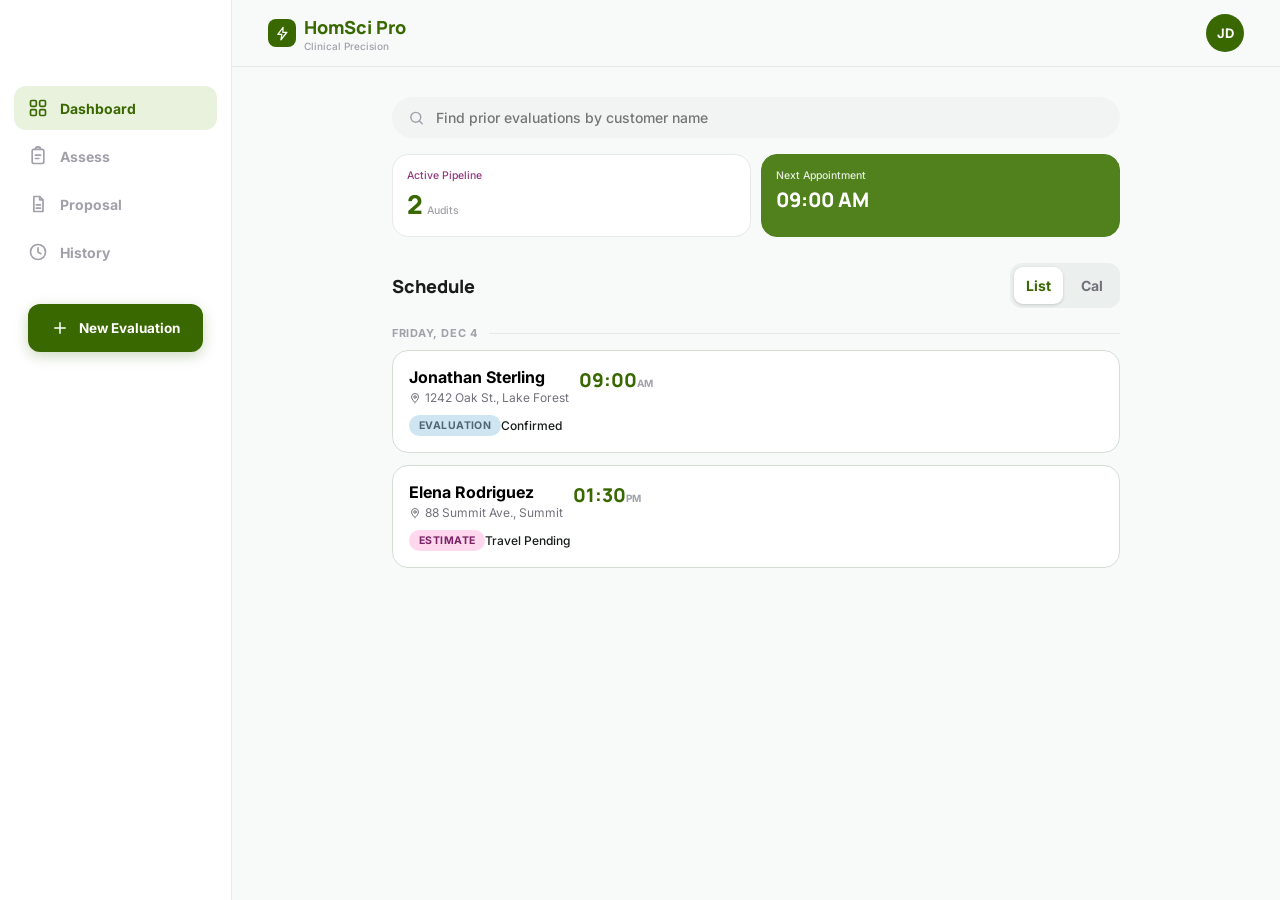
<file: index.html>
<!DOCTYPE html>
<html lang="en">
<head>
    <meta charset="UTF-8">
    <meta name="viewport" content="width=device-width, initial-scale=1.0, viewport-fit=cover">
    <meta name="apple-mobile-web-app-capable" content="yes">
    <meta name="apple-mobile-web-app-status-bar-style" content="default">
    <meta name="theme-color" content="#f7faf8">
    <link rel="apple-touch-icon" href="./icon.png">
    <link rel="apple-touch-icon-precomposed" href="./icon.png">
    <title>HomSci Pro — Clinical Precision Home Audits</title>
    <link rel="preconnect" href="https://fonts.googleapis.com">
    <link rel="preconnect" href="https://fonts.gstatic.com" crossorigin>
    <link href="https://fonts.googleapis.com/css2?family=Inter:wght@400;500;700;800&family=Manrope:wght@700;800&display=swap" rel="stylesheet">
    <link rel="stylesheet" href="css/app.css">
</head>
<body>
    <div id="app" aria-live="polite"></div>
    <nav id="tabbar" class="tabbar" aria-label="Main navigation"></nav>
    <div id="toast" class="toast" role="status"></div>

    <script src="js/icons.js"></script>
    <script src="js/data.js"></script>
    <script src="js/config.js"></script>
    <script src="js/store.js"></script>
    <script src="js/csv.js"></script>
    <script src="js/admin.js"></script>
    <script src="js/auth.js"></script>
    <script src="js/backend.js"></script>
    <script src="js/hcp.js"></script>
    <script src="js/energy.js"></script>
    <script src="js/ui.js"></script>
    <script src="js/proposal.js"></script>
    <script src="js/screens-core.js"></script>
    <script src="js/screens-zones.js"></script>
    <script src="js/screens-tests.js"></script>
    <script src="js/screens-energy.js"></script>
    <script src="js/screens-sales.js"></script>
    <script src="js/screens-admin.js"></script>
    <script src="js/app.js"></script>
</body>
</html>
</file>
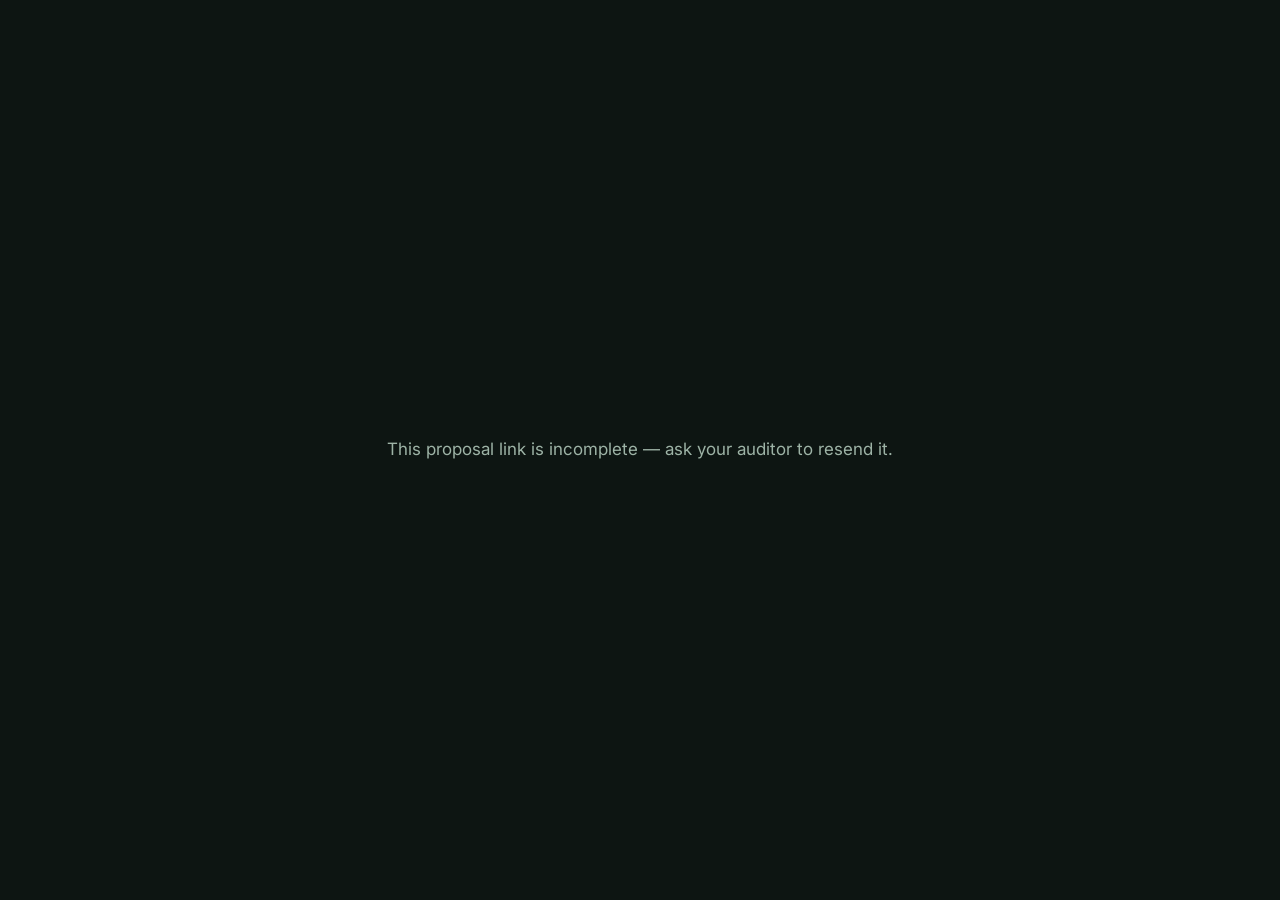
<file: deck.html>
<!DOCTYPE html>
<html lang="en">
<head>
    <meta charset="UTF-8">
    <meta name="viewport" content="width=device-width, initial-scale=1.0, viewport-fit=cover">
    <meta name="robots" content="noindex">
    <title>Your Home Performance Proposal</title>
    <link rel="preconnect" href="https://fonts.googleapis.com">
    <link rel="preconnect" href="https://fonts.gstatic.com" crossorigin>
    <link href="https://fonts.googleapis.com/css2?family=Inter:wght@400;500;700;800&family=Manrope:wght@700;800&display=swap" rel="stylesheet">
    <link rel="stylesheet" href="css/deck.css">
</head>
<body>
    <div id="deck" aria-live="polite">
      <div class="deck-loading">Loading your proposal…</div>
    </div>
    <script src="js/config.js"></script>
    <script src="js/deck.js"></script>
</body>
</html>
</file>
<file: css/app.css>
/* ============================================================
   HomSci Pro design system — tokens taken from the Figma file
   (1g81MYqRogHZRFJh5LmEtx): green #396700, ink #181c1b,
   bg #f7faf8, magenta accent #94397c, Inter/Manrope type.
   ============================================================ */
:root {
  --bg: #f7faf8;
  --surface: #ffffff;
  --surface-2: #f1f4f2;
  --surface-3: #ebefed;
  --border: #e5eae5;
  --border-strong: #d5ddd5;
  --ink: #181c1b;
  --muted: #71717a;
  --faint: #a1a1aa;
  --green: #396700;
  --green-deep: #50811d;
  --green-soft: #e9f2dc;
  --green-pale: #f3f8ea;
  --magenta: #94397c;
  --magenta-soft: #f8e7f3;
  --blue-soft: #cfe6f2;
  --blue-ink: #526772;
  --pink-soft: #ffd8ed;
  --pink-ink: #7a2265;
  --red: #c62828;
  --red-soft: #fde3e3;
  --amber: #9a6b00;
  --amber-soft: #fff2d1;
  --dark: #23281f;
  --radius: 16px;
  --radius-sm: 10px;
  --font-body: 'Inter', -apple-system, system-ui, sans-serif;
  --font-display: 'Manrope', 'Inter', -apple-system, system-ui, sans-serif;
  --tabbar-h: 72px;
}

* { box-sizing: border-box; -webkit-tap-highlight-color: transparent; }
html, body { margin: 0; padding: 0; }
body {
  font-family: var(--font-body);
  background: var(--bg);
  color: var(--ink);
  font-size: 15px;
  line-height: 1.45;
}
#app {
  max-width: 480px;
  margin: 0 auto;
  min-height: 100vh;
  padding-bottom: calc(var(--tabbar-h) + 24px + env(safe-area-inset-bottom, 0px));
}

button { font-family: inherit; cursor: pointer; }
input, select, textarea { font-family: inherit; font-size: 16px; color: var(--ink); }
svg.ic { width: 1em; height: 1em; fill: none; stroke: currentColor; stroke-width: 2;
  stroke-linecap: round; stroke-linejoin: round; vertical-align: -0.12em; }

/* ---------- Header ---------- */
.appbar {
  position: sticky; top: 0; z-index: 40;
  display: flex; align-items: center; gap: 10px;
  padding: 14px 16px;
  padding-top: calc(14px + env(safe-area-inset-top, 0px));
  background: rgba(247, 250, 248, 0.92);
  backdrop-filter: blur(8px);
  border-bottom: 1px solid var(--border);
}
.appbar .brand {
  font-family: var(--font-display); font-weight: 800; font-size: 18px;
  color: var(--green); display: flex; align-items: center; gap: 8px;
  white-space: nowrap;
}
.appbar .brand .logo {
  width: 28px; height: 28px; border-radius: 8px; background: var(--green);
  color: #fff; display: inline-flex; align-items: center; justify-content: center;
  font-size: 15px; flex: none;
}
.appbar .brand small { display: block; font: 500 10px var(--font-body); color: var(--faint); }
.appbar .spacer { flex: 1; }
.appbar .iconbtn {
  width: 38px; height: 38px; flex: none; border-radius: 999px; border: none;
  background: var(--surface-2); color: var(--ink); font-size: 18px;
  display: inline-flex; align-items: center; justify-content: center;
}
.appbar .iconbtn.avatar { background: var(--green); color: #fff; font-weight: 700; font-size: 13px; }
.appbar.subpage .title { font: 700 16px var(--font-body); color: var(--ink);
  overflow: hidden; text-overflow: ellipsis; white-space: nowrap; }

/* ---------- Screen scaffolding ---------- */
.screen { padding: 20px 16px 8px; }
.eyebrow {
  display: inline-flex; align-items: center; gap: 6px;
  font: 700 11px var(--font-body); letter-spacing: 0.06em; text-transform: uppercase;
  color: var(--green); background: var(--green-soft);
  padding: 5px 12px; border-radius: 999px; margin-bottom: 12px;
}
.eyebrow.magenta { color: var(--magenta); background: var(--magenta-soft); }
.eyebrow.blue { color: var(--blue-ink); background: var(--blue-soft); }
h1.screen-title {
  font: 800 30px/1.12 var(--font-display); margin: 0 0 8px; color: var(--ink);
  letter-spacing: -0.01em;
}
p.screen-sub { margin: 0 0 20px; color: var(--muted); font-size: 14px; }
.section-heading {
  display: flex; align-items: center; justify-content: space-between; gap: 8px;
  margin: 26px 0 12px;
}
.section-heading h2 {
  font: 800 18px var(--font-display); margin: 0; color: var(--ink);
  display: flex; align-items: center; gap: 10px;
}
.section-heading h2 .badge-ic {
  width: 34px; height: 34px; border-radius: 10px; background: var(--green-soft);
  color: var(--green); display: inline-flex; align-items: center; justify-content: center;
  font-size: 17px; flex: none;
}
.section-heading .aux { font: 700 12px var(--font-body); color: var(--green); }

/* ---------- Cards ---------- */
.card {
  background: var(--surface); border: 1px solid var(--border);
  border-radius: var(--radius); padding: 16px; margin-bottom: 12px;
}
.card.flush { padding: 0; overflow: hidden; }
.card h3 { margin: 0 0 4px; font: 700 16px var(--font-body); }
.card .hint { color: var(--muted); font-size: 13px; margin: 0 0 12px; }

/* ---------- Status pills ---------- */
.pill {
  display: inline-flex; align-items: center; gap: 6px;
  font: 700 10.5px var(--font-body); letter-spacing: 0.04em; text-transform: uppercase;
  padding: 4px 10px; border-radius: 999px; white-space: nowrap;
}
.pill.complete { background: var(--green-soft); color: var(--green); }
.pill.progress { background: var(--blue-soft); color: var(--blue-ink); }
.pill.pending  { background: var(--surface-3); color: var(--muted); }
.pill.action   { background: var(--red-soft); color: var(--red); }
.pill.optimal  { background: var(--blue-soft); color: var(--blue-ink); }
.pill.warn     { background: var(--amber-soft); color: var(--amber); }
.pill.magenta  { background: var(--magenta-soft); color: var(--magenta); }
.pill .dot { width: 6px; height: 6px; border-radius: 999px; background: currentColor; }

/* ---------- Forms ---------- */
.field { margin-bottom: 16px; }
.field > label {
  display: block; font: 700 12px var(--font-body); color: var(--ink);
  margin-bottom: 6px;
}
.field > label .req { color: var(--red); }
.field > label .info { color: var(--faint); font-weight: 500; margin-left: 4px; }
.input, textarea.input, select.input {
  width: 100%; padding: 13px 14px; border: 1px solid var(--border);
  background: var(--surface-2); border-radius: var(--radius-sm);
  outline: none; transition: border-color 0.15s, background 0.15s;
  appearance: none; -webkit-appearance: none;
}
.input:focus { border-color: var(--green); background: #fff; }
.input::placeholder { color: var(--faint); }
textarea.input { min-height: 96px; resize: vertical; }
.input-row { display: flex; gap: 10px; align-items: center; }
.input-row .unit { color: var(--muted); font: 600 13px var(--font-body); flex: none; }
.bignum-input { font: 800 30px var(--font-display); color: var(--green); padding: 10px 14px; }
select.input {
  background-image: url("data:image/svg+xml,%3Csvg xmlns='http://www.w3.org/2000/svg' width='14' height='14' viewBox='0 0 24 24' fill='none' stroke='%2371717a' stroke-width='2.4' stroke-linecap='round' stroke-linejoin='round'%3E%3Cpolyline points='6 9 12 15 18 9'/%3E%3C/svg%3E");
  background-repeat: no-repeat; background-position: right 14px center;
  padding-right: 40px;
}

/* Segmented control */
.segmented { display: flex; background: var(--surface-3); border-radius: 12px; padding: 4px; gap: 4px; }
.segmented button {
  flex: 1; border: none; background: transparent; border-radius: 9px;
  padding: 10px 8px; font: 700 14px var(--font-body); color: var(--muted);
}
.segmented button.on { background: var(--green); color: #fff; box-shadow: 0 1px 3px rgba(24,28,27,0.18); }
.segmented.lite button.on { background: #fff; color: var(--green); }

/* Choice list (radio-style rows) */
.choice-list { display: flex; flex-direction: column; gap: 8px; }
.choice-row {
  display: flex; align-items: center; justify-content: space-between; gap: 10px;
  width: 100%; text-align: left; border: 1.5px solid var(--border);
  background: var(--surface); border-radius: 12px; padding: 13px 14px;
  font: 600 14.5px var(--font-body); color: var(--ink);
}
.choice-row.on { border-color: var(--green); color: var(--green); background: var(--green-pale); }
.choice-row.on.bad { border-color: var(--magenta); color: var(--magenta); background: var(--magenta-soft); }
.choice-row .mark { color: var(--faint); font-size: 17px; display: inline-flex; }
.choice-row.on .mark { color: inherit; }

/* Checkbox grid (systems inventory) */
.check-grid { display: grid; grid-template-columns: 1fr 1fr; gap: 8px; }
.check-tile {
  display: flex; align-items: center; gap: 10px; border: 1.5px solid var(--border-strong);
  background: var(--surface-2); border-radius: 12px; padding: 13px 12px;
  font: 600 13.5px var(--font-body); color: var(--muted); text-align: left;
}
.check-tile .box {
  width: 20px; height: 20px; flex: none; border-radius: 6px;
  border: 1.5px solid var(--border-strong); background: #fff;
  display: inline-flex; align-items: center; justify-content: center;
  color: transparent; font-size: 12px;
}
.check-tile.on { border-color: var(--green); background: var(--green-pale); color: var(--ink); }
.check-tile.on .box { background: var(--green); border-color: var(--green); color: #fff; }

/* Toggle row */
.toggle-row { display: flex; align-items: flex-start; gap: 12px; padding: 12px 0; }
.toggle-row + .toggle-row { border-top: 1px solid var(--border); }
.toggle-row .tbody { flex: 1; }
.toggle-row .tbody b { display: block; font-size: 14.5px; }
.toggle-row .tbody span { color: var(--muted); font-size: 12.5px; }

/* Buttons */
.btn {
  display: inline-flex; align-items: center; justify-content: center; gap: 8px;
  width: 100%; padding: 15px 18px; border: none; border-radius: 13px;
  font: 700 15px var(--font-body); transition: opacity 0.12s, transform 0.05s;
}
.btn:active { transform: scale(0.985); }
.btn.primary { background: var(--green); color: #fff; }
.btn.secondary { background: var(--surface); color: var(--green); border: 1.5px solid var(--border-strong); }
.btn.ghost { background: transparent; color: var(--muted); }
.btn.danger-ghost { background: transparent; color: var(--red); }
.btn.dark { background: var(--dark); color: #fff; }
.btn[disabled] { background: var(--surface-3); color: var(--faint); cursor: not-allowed; }
.btn.small { width: auto; padding: 9px 14px; font-size: 13px; border-radius: 10px; }
.btn-row { display: flex; gap: 10px; margin: 18px 0 6px; }
.btn-row .btn { flex: 1; }

/* Sticky bottom CTA */
.cta-dock {
  position: sticky; bottom: calc(var(--tabbar-h) + env(safe-area-inset-bottom, 0px));
  z-index: 30; padding: 12px 0 10px;
  background: linear-gradient(to top, var(--bg) 65%, rgba(247, 250, 248, 0));
}

/* ---------- Photo capture ---------- */
.photo-grid { display: grid; grid-template-columns: 1fr 1fr; gap: 10px; }
.photo-slot {
  position: relative; border-radius: 12px; overflow: hidden;
  border: 1.5px dashed var(--border-strong); background: var(--surface-2);
  min-height: 110px; display: flex; flex-direction: column;
  align-items: center; justify-content: center; gap: 6px;
  color: var(--muted); font: 700 11px var(--font-body); text-align: center;
  padding: 10px; width: 100%;
}
.photo-slot .cam { font-size: 22px; color: var(--faint); }
.photo-slot.required { border-color: var(--green); border-style: solid; background: var(--green-pale); color: var(--green); }
.photo-slot.required .cam { color: var(--green); }
.photo-slot.filled { border-style: solid; border-color: var(--border); padding: 0; background: #000; }
.photo-slot.filled img { width: 100%; height: 130px; object-fit: cover; display: block; }
.photo-slot .req-flag {
  position: absolute; bottom: 8px; left: 50%; transform: translateX(-50%);
  background: var(--green); color: #fff; font-size: 9px; letter-spacing: 0.06em;
  padding: 3px 8px; border-radius: 999px;
}
.photo-slot.filled .req-flag { background: rgba(24,28,27,0.75); }
.photo-slot .retake {
  position: absolute; top: 8px; right: 8px; width: 30px; height: 30px;
  border-radius: 999px; border: none; background: rgba(24,28,27,0.65); color: #fff;
  display: inline-flex; align-items: center; justify-content: center; font-size: 14px;
}
.photo-missing { color: var(--red); background: var(--red-soft); font: 700 11px var(--font-body);
  display: inline-flex; align-items: center; gap: 6px; padding: 4px 10px; border-radius: 999px; }
/* Unique ID a required photo carries into the proposal gallery. */
.ref-badge {
  position: absolute; top: 8px; left: 8px;
  background: rgba(24,28,27,0.78); color: #9fe0b0;
  font: 700 9px ui-monospace, SFMono-Regular, Menlo, monospace; letter-spacing: 0.05em;
  padding: 3px 7px; border-radius: 6px; max-width: 70%; overflow: hidden;
  text-overflow: ellipsis; white-space: nowrap;
}

/* ---------- Post-capture tag sheet ---------- */
#tag-sheet {
  position: fixed; inset: 0; z-index: 60;
  background: rgba(10, 14, 12, 0.45);
  display: flex; align-items: flex-end; justify-content: center;
}
#tag-sheet .sheet-card {
  background: var(--surface); border-radius: 18px 18px 0 0;
  padding: 18px 18px calc(18px + env(safe-area-inset-bottom, 0px));
  width: 100%; max-width: 560px; box-shadow: 0 -8px 30px rgba(0,0,0,0.18);
}
#tag-sheet .sheet-card > b { font: 800 16px var(--font-display); }
#tag-sheet .sheet-card .hint { margin: 4px 0 0; }

/* ---------- Insight / callouts ---------- */
.insight {
  border-left: 4px solid var(--magenta); background: var(--surface-2);
  border-radius: 0 12px 12px 0; padding: 12px 14px; margin: 14px 0;
  font-size: 13px; color: var(--muted);
}
.insight b { color: var(--magenta); text-transform: uppercase; font-size: 11px; letter-spacing: 0.05em; }
.callout-danger {
  background: var(--magenta-soft); border-radius: 12px; padding: 14px; margin-top: 12px;
}
.callout-danger .ct { color: var(--magenta); font: 700 13px var(--font-body);
  display: flex; align-items: center; gap: 6px; }
.callout-danger p { margin: 6px 0 4px; font-size: 12.5px; color: var(--muted); }
.callout-danger .amount { font: 800 18px var(--font-display); color: var(--magenta); }

/* ---------- Stat blocks ---------- */
.stat-cards { display: grid; grid-template-columns: 1fr 1fr; gap: 10px; margin-bottom: 12px; }
.stat-card { background: var(--surface); border: 1px solid var(--border); border-radius: var(--radius); padding: 14px; }
.stat-card.fill { background: var(--green-deep); border-color: var(--green-deep); color: #fff; }
.stat-card .k { font: 500 10.5px var(--font-body); color: var(--magenta); margin-bottom: 4px; }
.stat-card.fill .k { color: rgba(255,255,255,0.85); }
.stat-card .v { font: 800 26px var(--font-display); color: var(--green); }
.stat-card.fill .v { color: #fff; font-size: 20px; }
.stat-card .v small { font: 500 10.5px var(--font-body); color: var(--faint); margin-left: 4px; }
.stat-card .foot { font: 600 11px var(--font-body); color: var(--muted); margin-top: 4px; }
.bignum { font: 800 44px/1 var(--font-display); color: var(--green); }
.bignum small { font: 600 14px var(--font-body); color: var(--muted); margin-left: 4px; }

/* ---------- Module list (assessment hub) ---------- */
.module-row {
  display: flex; align-items: center; gap: 14px; width: 100%; text-align: left;
  background: var(--surface); border: 1px solid var(--border);
  border-radius: var(--radius); padding: 14px; margin-bottom: 10px;
}
.module-row.action-required { border-left: 4px solid var(--red); }
.module-row .mic {
  width: 46px; height: 46px; flex: none; border-radius: 12px;
  display: inline-flex; align-items: center; justify-content: center; font-size: 21px;
  background: var(--green-soft); color: var(--green);
}
.module-row.action-required .mic { background: var(--red-soft); color: var(--red); }
.module-row .mbody { flex: 1; min-width: 0; }
.module-row .mbody b { display: block; font-size: 15px; margin-bottom: 5px; }
.module-row .chev { color: var(--faint); font-size: 16px; }
.module-row.locked { opacity: 0.55; }
.module-row.locked .mic { background: var(--surface-3); color: var(--faint); }
.module-row .row-help {
  flex: none; width: 34px; height: 34px; border-radius: 10px;
  display: inline-flex; align-items: center; justify-content: center; font-size: 17px;
  background: var(--blue-soft); color: var(--blue-ink);
}

/* ---------- Diagnostics how-to guides ---------- */
.guide-card { padding-top: 6px; }
.guide-step { display: flex; gap: 12px; padding: 13px 0; border-bottom: 1px solid var(--border); }
.guide-step:last-child { border-bottom: none; }
.guide-step .gnum {
  flex: none; width: 26px; height: 26px; border-radius: 50%;
  background: var(--green); color: #fff; display: inline-flex; align-items: center; justify-content: center;
  font: 800 13px var(--font-display);
}
.guide-step .gbody { min-width: 0; flex: 1; }
.guide-step .gbody p { margin: 2px 0 0; font-size: 13.5px; line-height: 1.55; color: var(--ink); }
.gphoto { width: 100%; border-radius: 10px; margin-top: 10px; border: 1px solid var(--border); display: block; }
.guide-edit-step .gphoto { max-height: 180px; object-fit: cover; margin: 0 0 10px; }

/* ---------- Schedule cards ---------- */
.day-label { display: flex; align-items: center; gap: 12px; margin: 18px 0 10px;
  font: 700 11px var(--font-body); text-transform: uppercase; letter-spacing: 0.05em; color: var(--faint); }
.day-label::after { content: ""; flex: 1; height: 1px; background: var(--border); }
.appt-card {
  width: 100%; text-align: left; background: var(--surface); border: 1px solid var(--border-strong);
  border-radius: var(--radius); padding: 16px; margin-bottom: 12px;
  display: flex; flex-direction: column; gap: 10px;
}
.appt-card .top { display: flex; justify-content: space-between; gap: 10px; }
.appt-card .who b { font-size: 16px; display: block; }
.appt-card .who .loc { color: var(--muted); font-size: 12px; display: flex; align-items: center; gap: 4px; margin-top: 3px; }
.appt-card .when { font: 800 19px var(--font-display); color: var(--green); white-space: nowrap; }
.appt-card .when small { font: 700 10px var(--font-body); color: var(--faint); }
.appt-card .bottom { display: flex; justify-content: space-between; align-items: center; }
.appt-card .bottom .state { font: 500 12px var(--font-body); color: var(--ink); }
.chip-eval { background: var(--blue-soft); color: var(--blue-ink); }
.chip-est { background: var(--pink-soft); color: var(--pink-ink); }

/* ---------- Search ---------- */
.searchbar { position: relative; margin-bottom: 16px; }
.searchbar .ic { position: absolute; left: 16px; top: 50%; transform: translateY(-50%); color: var(--faint); font-size: 17px; }
.searchbar input {
  width: 100%; border: none; background: var(--surface-2); border-radius: 999px;
  padding: 12px 18px 12px 44px; font: 500 14px var(--font-body); outline: none;
}
.searchbar input:focus { box-shadow: 0 0 0 2px var(--green-soft); }

/* ---------- Test screens ---------- */
.timer-wrap { text-align: center; padding: 30px 0 10px; }
.timer-big { font: 800 72px/1 var(--font-display); color: var(--green); letter-spacing: 0.02em; font-variant-numeric: tabular-nums; }
.timer-label { font: 600 13px var(--font-body); color: var(--muted); margin-bottom: 8px; }
.howto { color: var(--green); font: 700 13px var(--font-body); background: none; border: none;
  display: inline-flex; align-items: center; gap: 6px; }
.checklist-row { display: flex; gap: 12px; padding: 14px 0; border-bottom: 1px solid var(--border); align-items: flex-start; width: 100%; background: none; border-left: none; border-right: none; border-top: none; text-align: left; }
.checklist-row:last-child { border-bottom: none; }
.checklist-row .ring {
  width: 24px; height: 24px; flex: none; margin-top: 1px; border-radius: 999px;
  border: 2px solid var(--border-strong); color: transparent;
  display: inline-flex; align-items: center; justify-content: center; font-size: 13px;
}
.checklist-row.on .ring { background: var(--green); border-color: var(--green); color: #fff; }
.checklist-row .cbody b { display: block; font-size: 14.5px; }
.checklist-row .cbody span { color: var(--muted); font-size: 12.5px; }
.checklist-row.on .cbody b { color: var(--green); text-decoration: line-through; text-decoration-thickness: 1.5px; }
.metric-display { text-align: center; background: var(--surface-2); border-radius: var(--radius); padding: 20px 14px; }
.metric-display .mk { font: 700 11px var(--font-body); text-transform: uppercase; letter-spacing: 0.06em; color: var(--muted); }
.metric-display input {
  width: 100%; border: none; background: transparent; text-align: center;
  font: 800 52px var(--font-display); color: var(--green); outline: none; padding: 4px 0;
}
.metric-display input::placeholder { color: var(--border-strong); }
.metric-display input:disabled { color: var(--border-strong); }
.passfail { display: flex; gap: 8px; }
.passfail .pf {
  flex: 1; border: 1.5px solid var(--border); background: var(--surface-2); border-radius: 10px;
  padding: 10px; font: 800 13px var(--font-body); letter-spacing: 0.04em; color: var(--muted);
}
.passfail .pf.on-pass { background: #fff; border-color: var(--green); color: var(--green); }
.passfail .pf.on-fail { background: #fff; border-color: var(--red); color: var(--red); }
.capture-btn {
  border: none; background: var(--green); color: #fff; border-radius: 10px;
  padding: 10px 16px; font: 700 13px var(--font-body);
  display: inline-flex; align-items: center; gap: 8px;
}
.capture-btn.done { background: var(--green-soft); color: var(--green); }
.result-card { background: var(--surface); border: 1px solid var(--border); border-radius: var(--radius); padding: 16px; margin-bottom: 12px; }
.result-card .rk { display: flex; justify-content: space-between; align-items: center; font: 500 12px var(--font-body); color: var(--muted); }
.result-card .rv { font: 800 40px var(--font-display); color: var(--green); }
.result-card .rv small { font: 600 13px var(--font-body); color: var(--muted); }
.result-card .rfoot { font-size: 12px; color: var(--faint); }
.lockbar {
  background: var(--green); border-radius: var(--radius); color: #fff; padding: 18px 16px;
  display: flex; flex-direction: column; gap: 4px; margin: 14px 0;
}
.lockbar b { font: 800 18px var(--font-display); display: flex; gap: 8px; align-items: center; }
.lockbar span { font-size: 12.5px; color: rgba(255,255,255,0.85); }
.counter-badge { text-align: right; }
.counter-badge .big { font: 800 32px/1 var(--font-display); color: var(--green); }
.counter-badge .big.bad { color: var(--red); }
.counter-badge .lbl { font: 600 11px var(--font-body); color: var(--muted); }

/* ---------- Catalog & proposal ---------- */
.filter-chips { display: flex; gap: 8px; overflow-x: auto; padding-bottom: 6px; margin-bottom: 8px; scrollbar-width: none; }
.filter-chips::-webkit-scrollbar { display: none; }
.filter-chips .chip {
  flex: none; border: none; border-radius: 999px; padding: 8px 16px;
  font: 700 12.5px var(--font-body); background: var(--surface-3); color: var(--muted);
}
.filter-chips .chip.on { background: var(--green); color: #fff; }
/* Tag pickers show the whole list; only zone filters scroll sideways. */
.tag-editor .filter-chips, #tag-sheet .filter-chips, .card .filter-chips { flex-wrap: wrap; overflow-x: visible; }
.measure-card { background: var(--surface); border: 1px solid var(--border); border-radius: var(--radius); padding: 16px; margin-bottom: 12px; }
.measure-card .mtop { display: flex; justify-content: space-between; align-items: flex-start; margin-bottom: 8px; }
.measure-card .mic { width: 40px; height: 40px; border-radius: 11px; background: var(--green-soft); color: var(--green); display: inline-flex; align-items: center; justify-content: center; font-size: 19px; }
.measure-card h3 { margin: 10px 0 6px; font: 800 17px var(--font-display); }
.measure-card p { margin: 0 0 10px; color: var(--muted); font-size: 13px; }
.measure-card .mfoot { display: flex; justify-content: space-between; align-items: center; }
.measure-card .roi { font: 700 12px var(--font-body); color: var(--muted); }
.addbtn {
  width: 40px; height: 40px; border-radius: 999px; border: none;
  background: var(--green); color: #fff; font-size: 19px;
  display: inline-flex; align-items: center; justify-content: center;
}
.addbtn.added { background: var(--green-soft); color: var(--green); }
.review-dock {
  position: sticky; bottom: calc(var(--tabbar-h) + 10px + env(safe-area-inset-bottom, 0px)); z-index: 30;
  margin: 8px 0;
}
.review-dock .btn { box-shadow: 0 8px 24px rgba(57,103,0,0.35); }
.line-item { display: flex; align-items: center; gap: 12px; background: var(--surface-2); border-radius: 14px; padding: 14px; margin-bottom: 10px; }
.line-item .lic { width: 40px; height: 44px; border-radius: 10px; background: #fff; color: var(--ink); display: inline-flex; align-items: center; justify-content: center; font-size: 18px; flex: none; }
.line-item .lbody { flex: 1; min-width: 0; }
.line-item .lbody b { font-size: 14.5px; display: block; }
.line-item .lbody span { color: var(--muted); font-size: 12px; }
.line-item .lprice { text-align: right; }
.line-item .lprice b { color: var(--green); font-size: 16px; }
.line-item .lprice span { display: block; font: 700 10px var(--font-body); color: var(--magenta); }
.roi-chart { display: flex; align-items: flex-end; gap: 8px; height: 140px; padding: 12px 4px 4px; }
.roi-chart .bar { flex: 1; border-radius: 6px 6px 2px 2px; background: var(--surface-3); position: relative; }
.roi-chart .bar.pos1 { background: #cfe0b8; } .roi-chart .bar.pos2 { background: #a7c383; }
.roi-chart .bar.pos3 { background: #7ba64e; } .roi-chart .bar.pos4 { background: var(--green); }
.roi-xlabels { display: flex; gap: 8px; }
.roi-xlabels span { flex: 1; text-align: center; font: 600 9.5px var(--font-body); color: var(--faint); text-transform: uppercase; }
.science-block { background: var(--surface-3); border-radius: var(--radius); padding: 18px 16px; margin: 14px 0; }
.science-block h3 { color: var(--green); font: 800 18px var(--font-display); margin: 0 0 8px; }
.science-block p { font-size: 13.5px; color: var(--muted); margin: 0 0 12px; }
.science-block p em { color: var(--green-deep); font-style: normal; font-weight: 700; }
.benefit-list { background: #fff; border-radius: 12px; padding: 14px; }
.benefit-list b.blt { font: 700 12px var(--font-body); display: block; margin-bottom: 8px; }
.benefit-list .brow { display: flex; gap: 8px; font-size: 13px; color: var(--ink); padding: 5px 0; align-items: flex-start; }
.benefit-list .brow .ok { color: var(--green); flex: none; margin-top: 2px; }
.kv-list { display: flex; flex-direction: column; }
.kv-row { display: flex; justify-content: space-between; gap: 10px; padding: 11px 14px; background: var(--surface-2); border-radius: 10px; margin-bottom: 8px; font-size: 13.5px; }
.kv-row .k { color: var(--muted); }
.kv-row .v { font-weight: 700; }
.kv-row .v.good { color: var(--green); }

/* ---------- Media gallery ---------- */
.media-grid { display: grid; grid-template-columns: 1fr 1fr; gap: 10px; }
.media-tile { position: relative; border-radius: 12px; overflow: hidden; background: var(--surface-2); border: 2px solid transparent; padding: 0; }
.media-tile img { width: 100%; height: 120px; object-fit: cover; display: block; }
.media-tile .meta { position: absolute; inset: auto 0 0 0; background: linear-gradient(transparent, rgba(0,0,0,0.72)); color: #fff; font: 600 10px var(--font-body); padding: 18px 8px 7px; text-align: left; }
.media-tile.selected { border-color: var(--green); }
.media-tile .selmark { position: absolute; top: 8px; right: 8px; width: 24px; height: 24px; border-radius: 999px; background: rgba(255,255,255,0.9); color: transparent; display: inline-flex; align-items: center; justify-content: center; font-size: 13px; }
.media-tile.selected .selmark { background: var(--green); color: #fff; }
.selection-dock {
  position: sticky; bottom: calc(var(--tabbar-h) + 10px + env(safe-area-inset-bottom, 0px)); z-index: 30;
  background: #fff; border-radius: var(--radius); border: 1px solid var(--border);
  box-shadow: 0 12px 32px rgba(24,28,27,0.16);
  display: flex; align-items: center; gap: 10px; padding: 12px 14px; margin-top: 14px;
}
.selection-dock .sbody { flex: 1; }
.selection-dock .sbody b { display: block; font-size: 14px; }
.selection-dock .sbody span { font-size: 11px; color: var(--muted); }
.selection-dock .btn { width: auto; padding: 12px 16px; font-size: 13px; }

/* ---------- Windows audit ---------- */
.window-card { background: var(--surface-2); border-radius: 14px; padding: 14px; margin-bottom: 10px; border-left: 4px solid transparent; }
.window-card.flag { border-left-color: var(--magenta); }
.window-card .wtop { display: flex; justify-content: space-between; align-items: flex-start; }
.window-card .wtop b { font-size: 15px; }
.window-card .tags { display: flex; gap: 6px; margin-top: 8px; flex-wrap: wrap; }
.window-card .tags .t { background: #fff; border-radius: 999px; font: 600 11.5px var(--font-body); color: var(--muted); padding: 4px 10px; }
.window-card .wactions { display: flex; gap: 6px; }
.window-card .wactions button { width: 32px; height: 32px; border: none; border-radius: 999px; background: #fff; color: var(--muted); font-size: 14px; display: inline-flex; align-items: center; justify-content: center; }
.window-card .wactions button.ok { background: var(--green); color: #fff; }

/* ---------- Env data (garage) ---------- */
.env-stat { display: flex; align-items: baseline; justify-content: space-between; gap: 10px; padding: 14px 0; }
.env-stat + .env-stat { border-top: 1px solid var(--border); }
.env-stat .ev { font: 800 40px/1 var(--font-display); color: var(--green); }
.env-stat .ev small { font: 600 12px var(--font-body); color: var(--muted); display: block; margin-top: 4px; }
.env-stat input { border: none; background: var(--surface-2); border-radius: 8px; font: 800 28px var(--font-display); color: var(--green); width: 110px; padding: 6px 10px; outline: none; }

/* ---------- Dark media card ---------- */
.dark-media { background: var(--dark); border-radius: var(--radius); padding: 16px; color: #fff; margin-bottom: 12px; }
.dark-media h3 { color: #fff; display: flex; justify-content: space-between; align-items: center; margin: 0 0 12px; font: 700 16px var(--font-body); }
.dark-media .photo-slot { background: rgba(255,255,255,0.07); border-color: rgba(255,255,255,0.25); color: rgba(255,255,255,0.75); }
.dark-media .photo-slot .cam { color: rgba(255,255,255,0.6); }

/* ---------- Hero photo ---------- */
.hero-photo { border-radius: var(--radius); overflow: hidden; margin: 14px 0; }
.hero-photo img { width: 100%; display: block; max-height: 260px; object-fit: cover; }
.fig-caption { font-size: 11px; color: var(--faint); margin-top: 6px; }

/* ---------- Tab bar ---------- */
.tabbar {
  position: fixed; bottom: 0; left: 0; right: 0; z-index: 50;
  max-width: 480px; margin: 0 auto;
  background: rgba(255,255,255,0.96); backdrop-filter: blur(10px);
  border-top: 1px solid var(--border);
  display: flex; align-items: center; justify-content: space-around;
  height: var(--tabbar-h); padding: 0 8px env(safe-area-inset-bottom, 0px);
}
.tabbar a {
  flex: 1; display: flex; flex-direction: column; align-items: center; gap: 3px;
  text-decoration: none; color: var(--faint); font: 700 10px var(--font-body);
  padding: 8px 0;
}
.tabbar a .tic { font-size: 22px; display: inline-flex; }
.tabbar a.on { color: var(--green); }
.tabbar a.fab-slot { flex: 0 0 68px; }
/* Admin entry renders in the markup for admins but only shows on the
   desktop rail (mobile keeps the four-tab bar; admins use Settings there). */
.tabbar a.admin-desktop { display: none; }
.tabbar .fab {
  width: 54px; height: 54px; border-radius: 999px; background: var(--green); color: #fff;
  border: 4px solid #fff; box-shadow: 0 6px 18px rgba(57,103,0,0.4);
  display: inline-flex; align-items: center; justify-content: center; font-size: 22px;
  margin-top: -26px;
}

/* ---------- Calendar ---------- */
.cal-card { padding: 14px; overflow: hidden; }
.cal-head { display: flex; align-items: center; justify-content: space-between; margin-bottom: 10px; }
.cal-head b { font: 800 16px var(--font-display); }
.cal-head .iconbtn { width: 34px; height: 34px; border: none; border-radius: 999px; background: var(--surface-2); font-size: 15px; display: inline-flex; align-items: center; justify-content: center; }
/* minmax(0,1fr) + min-width:0 stop aspect-ratio buttons from inflating the
   tracks past the card (the grid used to blow out the whole viewport). */
.cal-grid { display: grid; grid-template-columns: repeat(7, minmax(0, 1fr)); gap: 4px; }
.cal-dow span { text-align: center; font: 700 10px var(--font-body); color: var(--faint); padding: 4px 0; }
.cal-cell {
  position: relative; aspect-ratio: 1; min-width: 0; padding: 0; border: none; border-radius: 10px;
  background: transparent; font: 600 13px var(--font-body); color: var(--ink);
  display: flex; flex-direction: column; align-items: center; justify-content: center; gap: 2px;
}
.cal-cell.empty { pointer-events: none; }
.cal-cell.today { background: var(--surface-3); }
.cal-cell.selected { background: var(--green); color: #fff; }
.cal-dots { display: flex; gap: 2px; }
.cd { width: 5px; height: 5px; border-radius: 999px; display: inline-block; }
.cd.ev { background: var(--blue-ink); }
.cd.est { background: var(--magenta); }
.cal-cell.selected .cd { background: #fff; }
.cal-legend { display: flex; gap: 14px; margin-top: 10px; font: 600 11px var(--font-body); color: var(--muted); }
.cal-legend span { display: inline-flex; align-items: center; gap: 5px; }

/* ---------- Media tag editor ---------- */
.tag-editor { background: var(--surface-2); border-radius: 12px; padding: 14px; margin: 10px 0; }
.media-tile.untagged::after {
  content: "tag missing"; position: absolute; top: 8px; left: 8px;
  background: var(--red-soft); color: var(--red); font: 700 9px var(--font-body);
  text-transform: uppercase; letter-spacing: 0.05em; padding: 3px 7px; border-radius: 999px;
}
.media-tile.editing { border-color: var(--magenta); }

/* ---------- Proposal document (customer-facing, print-optimized) ---------- */
.pdoc { background: #fff; }
.pdoc .pd-page {
  background: #fff; border: 1px solid var(--border); border-radius: var(--radius);
  padding: 28px 24px; margin-bottom: 16px;
}
.pdoc .pd-brand { display: flex; align-items: center; gap: 10px; font: 800 15px var(--font-display); color: var(--green); margin-bottom: 26px; }
.pdoc .pd-brand .logo { width: 26px; height: 26px; border-radius: 7px; background: var(--green); color: #fff; display: inline-flex; align-items: center; justify-content: center; font-size: 14px; }
.pdoc .pd-kicker { font: 700 11px var(--font-body); letter-spacing: 0.1em; text-transform: uppercase; color: var(--magenta); margin-bottom: 8px; }
.pdoc h1 { font: 800 32px/1.1 var(--font-display); margin: 0 0 10px; }
.pdoc h2 { font: 800 20px var(--font-display); margin: 0 0 12px; color: var(--green); }
.pdoc .pd-meta { color: var(--muted); font-size: 13px; margin-bottom: 22px; }
.pdoc .pd-hero { display: grid; grid-template-columns: 1fr 1fr 1fr; gap: 10px; margin: 20px 0; }
.pdoc .pd-hero > div { background: var(--surface-2); border-radius: 12px; padding: 14px 12px; text-align: center; }
.pdoc .pd-hero .hv { font: 800 22px var(--font-display); color: var(--green); }
.pdoc .pd-hero .hk { font: 600 10px var(--font-body); text-transform: uppercase; letter-spacing: 0.05em; color: var(--muted); margin-top: 4px; }
.pdoc table.pd-table { width: 100%; border-collapse: collapse; font-size: 13px; margin: 12px 0; }
.pdoc table.pd-table th { text-align: left; font: 700 11px var(--font-body); text-transform: uppercase; letter-spacing: 0.04em; color: var(--muted); padding: 8px 6px; border-bottom: 2px solid var(--green); }
.pdoc table.pd-table td { padding: 10px 6px; border-bottom: 1px solid var(--border); vertical-align: top; }
.pdoc table.pd-table td.num { text-align: right; font-weight: 700; white-space: nowrap; }
.pdoc table.pd-table tr.total td { border-bottom: none; font: 800 15px var(--font-display); color: var(--green); }
.pdoc .pd-measure { margin-bottom: 20px; padding-bottom: 16px; border-bottom: 1px solid var(--border); }
.pdoc .pd-measure:last-child { border-bottom: none; }
.pdoc .pd-measure h3 { font: 800 16px var(--font-display); margin: 0 0 6px; display: flex; justify-content: space-between; gap: 10px; }
.pdoc .pd-measure h3 .cost { color: var(--green); white-space: nowrap; }
.pdoc .pd-measure p { font-size: 13px; color: var(--muted); margin: 0 0 8px; }
.pdoc .pd-measure .why { background: var(--green-pale); border-radius: 10px; padding: 10px 12px; font-size: 12.5px; margin-top: 8px; }
.pdoc .pd-measure .why b { color: var(--green); }
.pdoc .pd-gallery { display: grid; grid-template-columns: 1fr 1fr; gap: 8px; margin-top: 10px; }
.pdoc .pd-gallery figure { margin: 0; }
.pdoc .pd-gallery img { width: 100%; height: 150px; object-fit: cover; border-radius: 8px; }
.pdoc .pd-gallery figcaption { font-size: 10px; color: var(--faint); margin-top: 3px; }
.pdoc .pd-ref { font: 700 9px ui-monospace, SFMono-Regular, Menlo, monospace; color: var(--green-deep); background: var(--surface-2); border-radius: 4px; padding: 1px 5px; margin-left: 4px; letter-spacing: 0.04em; }
.pdoc .pd-fineprint { font-size: 10.5px; color: var(--faint); line-height: 1.5; margin-top: 18px; }
.pdoc .pd-sign { display: grid; grid-template-columns: 1fr 1fr; gap: 24px; margin-top: 30px; }
.pdoc .pd-sign > div { border-top: 1.5px solid var(--ink); padding-top: 6px; font-size: 11px; color: var(--muted); }

/* ---------- Proposal contents checklist + template editor ---------- */
.check-row { display: flex; gap: 12px; padding: 11px 0; border-bottom: 1px solid var(--border); align-items: center; width: 100%; background: none; border-left: none; border-right: none; border-top: none; text-align: left; }
.check-row:last-of-type { border-bottom: none; }
.check-row .cbox {
  width: 22px; height: 22px; flex: none; border-radius: 6px;
  border: 2px solid var(--border-strong); color: transparent;
  display: inline-flex; align-items: center; justify-content: center; font-size: 12px;
}
.check-row .cbox.on { background: var(--green); border-color: var(--green); color: #fff; }
.check-row .cbody { min-width: 0; }
.check-row .cbody b { display: block; font-size: 14px; }
.check-row .cbody span { color: var(--muted); font-size: 12px; }
.tpl-editor {
  width: 100%; min-height: 320px; resize: vertical; border: 1.5px solid var(--border-strong);
  border-radius: var(--radius); background: var(--dark); color: #d8e4d8; padding: 14px;
  font: 400 12px/1.55 ui-monospace, SFMono-Regular, Menlo, monospace;
  white-space: pre; overflow-x: auto; -webkit-text-size-adjust: 100%;
}
.tpl-editor:focus { outline: 2px solid var(--green); }
.tpl-preview {
  border: 1.5px solid var(--border-strong); border-radius: var(--radius);
  background: var(--surface-2); padding: 10px; max-height: 70vh; overflow-y: auto;
}
.tpl-preview .pd-page { margin: 0 0 14px; }
.tpl-preview .pd-page:last-child { margin-bottom: 0; }
.tok-list { display: flex; flex-direction: column; gap: 8px; }
.tok-row code { display: block; font: 600 11px ui-monospace, SFMono-Regular, Menlo, monospace; color: var(--green-deep); background: var(--surface-2); border-radius: 6px; padding: 6px 8px; overflow-x: auto; white-space: nowrap; }
.tok-row span { display: block; font-size: 11.5px; color: var(--muted); margin: 3px 0 0 2px; }

@media print {
  .pdoc .pd-page { border: none; border-radius: 0; margin: 0; padding: 0 0 24px; page-break-after: always; }
  .pdoc .pd-page:last-child { page-break-after: auto; }
  @page { margin: 16mm; }
}

/* ---------- Desktop layout ----------
   On wide screens the bottom tab bar becomes a left navigation rail, the
   content column widens, and grids use the extra room. Pure CSS — the same
   markup serves phone and desktop. */
@media (min-width: 940px) {
  :root { --tabbar-h: 0px; }

  .tabbar {
    top: 0; bottom: 0; right: auto; width: 232px; max-width: none;
    flex-direction: column; justify-content: flex-start; align-items: stretch;
    height: auto; padding: 86px 14px 22px; gap: 4px;
    border-top: none; border-right: 1px solid var(--border);
  }
  .tabbar a {
    flex: 0 0 auto; flex-direction: row; justify-content: flex-start; gap: 12px;
    font-size: 14px; padding: 12px 14px; border-radius: 12px;
  }
  .tabbar a .tic { font-size: 20px; }
  .tabbar a.on { background: var(--green-soft); }
  .tabbar a.fab-slot { order: 99; margin-top: 14px; flex: 0 0 auto; }
  .tabbar a.admin-desktop { display: flex; }
  .tabbar .fab {
    width: 100%; height: 48px; border-radius: 12px; margin-top: 0; border: none;
    box-shadow: 0 4px 14px rgba(57,103,0,0.25); gap: 10px; font-size: 18px;
  }
  .tabbar .fab::after { content: 'New Evaluation'; font: 700 13.5px var(--font-body); }

  #app { max-width: none; margin: 0; padding-left: 232px; padding-bottom: 48px; }
  .appbar { padding-left: 36px; padding-right: 36px; }
  .screen { max-width: 800px; margin: 0 auto; padding: 30px 36px 28px; }
  .screen.pdoc { max-width: 940px; }
  .cta-dock, .review-dock, .selection-dock { bottom: 14px; }

  .stat-cards { grid-template-columns: repeat(auto-fit, minmax(170px, 1fr)); }
  .photo-grid { grid-template-columns: repeat(4, 1fr); }
  .media-grid { grid-template-columns: repeat(4, 1fr); }
  .pdoc .pd-gallery { grid-template-columns: repeat(3, 1fr); }
  .pdoc .pd-page { padding: 44px 52px; }
  .tpl-editor { min-height: 520px; font-size: 13px; }
}

/* ---------- Suggested measures (catalog) ---------- */
.measure-card.suggested { border: 1.5px solid var(--green); }
.suggest-reason {
  background: var(--green-soft); color: var(--green-deep);
  font: 600 12px var(--font-body); border-radius: 9px; padding: 8px 12px; margin-bottom: 12px;
  display: flex; align-items: center; gap: 7px;
}
.suggest-reason b { color: var(--green-deep); }

/* ---------- Password visibility toggle ---------- */
.pw-wrap { position: relative; }
.pw-wrap input { width: 100%; padding-right: 46px; box-sizing: border-box; }
.pw-eye {
  position: absolute; right: 4px; top: 50%; transform: translateY(-50%);
  border: none; background: none; color: var(--muted); font-size: 19px;
  padding: 9px; display: inline-flex; align-items: center; border-radius: 8px;
}
.pw-eye:active { color: var(--green); }

/* ---------- Toast ---------- */
.toast {
  position: fixed; left: 50%; transform: translateX(-50%) translateY(16px);
  bottom: calc(var(--tabbar-h) + 22px); z-index: 90;
  background: var(--dark); color: #fff; font: 600 13px var(--font-body);
  padding: 11px 18px; border-radius: 999px; opacity: 0; pointer-events: none;
  transition: opacity 0.2s, transform 0.2s; max-width: 86vw; text-align: center;
}
.toast.show { opacity: 1; transform: translateX(-50%) translateY(0); }

/* ---------- Empty state ---------- */
.empty { text-align: center; color: var(--faint); padding: 44px 20px; }
.empty .eic { font-size: 38px; margin-bottom: 10px; color: var(--border-strong); }
.empty b { display: block; color: var(--muted); margin-bottom: 4px; }
.empty p { font-size: 13px; margin: 0; }

/* ---------- Print (proposal PDF) ---------- */
@media print {
  .tabbar, .appbar, .cta-dock, .toast, .no-print { display: none !important; }
  #app { padding-bottom: 0; max-width: none; padding-left: 0; }
  body { background: #fff; }
  .card, .measure-card, .result-card { break-inside: avoid; }
}
</file>
<file: css/deck.css>
/* Customer-facing proposal deck. Dark presentation theme on screen;
   light one-slide-per-page landscape layout on print. Edit freely —
   Vercel redeploys on every commit to main. */
:root {
  --bg: #0d1512; --panel: #14211b; --line: #24352c;
  --ink: #eef5f0; --muted: #9db3a6; --faint: #64796d;
  --green: #7cd645; --green-deep: #396700;
  --font-display: 'Manrope', sans-serif;
  --font-body: 'Inter', -apple-system, system-ui, sans-serif;
}
* { box-sizing: border-box; }
html, body { margin: 0; padding: 0; height: 100%; }
body { background: var(--bg); color: var(--ink); font: 16px/1.5 var(--font-body); overflow: hidden; }

.deck-loading {
  height: 100vh; display: flex; align-items: center; justify-content: center;
  color: var(--muted); text-align: center; padding: 24px; font-size: 17px;
}

/* ---------- Chrome ---------- */
.bar {
  position: fixed; top: 0; left: 0; right: 0; z-index: 40;
  display: flex; align-items: center; gap: 14px; padding: 14px 22px;
  background: linear-gradient(to bottom, rgba(13,21,18,0.9), transparent);
}
.bar .brand { font: 800 15px var(--font-display); color: var(--green); }
.bar .count { color: var(--faint); font: 600 12px var(--font-body); letter-spacing: 0.08em; }
.bar .pdf {
  margin-left: auto; background: var(--panel); color: var(--ink); border: 1px solid var(--line);
  font: 700 12.5px var(--font-body); padding: 8px 14px; border-radius: 9px; cursor: pointer;
}
.bar .pdf:hover { border-color: var(--green); }

.nav {
  position: fixed; bottom: 0; left: 0; right: 0; z-index: 40;
  display: flex; align-items: center; justify-content: space-between; gap: 16px;
  padding: 16px 22px calc(16px + env(safe-area-inset-bottom, 0px));
}
.nav > button {
  background: var(--panel); color: var(--ink); border: 1px solid var(--line);
  font: 700 16px var(--font-body); width: 46px; height: 40px; border-radius: 10px; cursor: pointer;
}
.nav > button:disabled { opacity: 0.3; cursor: default; }
.dots { display: flex; gap: 7px; flex-wrap: wrap; justify-content: center; }
.dots button {
  width: 8px; height: 8px; border-radius: 99px; border: none; padding: 0;
  background: var(--line); cursor: pointer; transition: all 0.2s;
}
.dots button.on { width: 26px; background: var(--green); }

/* ---------- Slides ---------- */
.stage { position: fixed; inset: 0; }
.slide {
  position: absolute; inset: 0; display: flex; align-items: center; justify-content: center;
  padding: 76px 26px 84px; opacity: 0; pointer-events: none; transition: opacity 0.3s;
  overflow-y: auto;
}
.slide.on { opacity: 1; pointer-events: auto; z-index: 10; }
.slide-inner { width: 100%; max-width: 880px; }

.kicker {
  display: inline-block; font: 700 11px var(--font-body); letter-spacing: 0.14em;
  text-transform: uppercase; color: var(--green); margin-bottom: 14px;
}
h1 { font: 800 clamp(34px, 6vw, 58px)/1.08 var(--font-display); margin: 0 0 18px; }
h2 { font: 800 clamp(24px, 4vw, 36px)/1.15 var(--font-display); margin: 0 0 12px; }

.cover { text-align: center; }
.cover .who { color: var(--muted); font-size: 16px; margin: 0 0 26px; }
.cover .hero { display: flex; gap: 12px; justify-content: center; flex-wrap: wrap; margin-bottom: 24px; }
.cover .hero div {
  background: var(--panel); border: 1px solid var(--line); border-radius: 14px;
  padding: 16px 22px; min-width: 150px;
}
.cover .hero b { display: block; font: 800 26px var(--font-display); color: var(--green); }
.cover .hero span { font-size: 11px; text-transform: uppercase; letter-spacing: 0.06em; color: var(--muted); }
.cover .basis { color: var(--muted); font-size: 14.5px; max-width: 620px; margin: 0 auto; }
.hint-nav { color: var(--faint); font-size: 12.5px; margin-top: 26px; }

.finding { display: grid; grid-template-columns: 1fr 1.2fr; gap: 36px; align-items: center; }
.finding .zone { color: var(--muted); }
.shot { margin: 0; border-radius: 18px; overflow: hidden; border: 1px solid var(--line); background: var(--panel); }
.shot img { width: 100%; height: min(58vh, 480px); object-fit: cover; display: block; }
.shot figcaption { padding: 10px 14px; font-size: 12.5px; color: var(--muted); }
.shot.placeholder {
  height: min(58vh, 480px); display: flex; align-items: center; justify-content: center;
  border-style: dashed; color: var(--faint); font-size: 14px;
}

.measure h2 { display: flex; justify-content: space-between; gap: 16px; align-items: baseline; }
.measure .cost { color: var(--green); white-space: nowrap; font-size: 0.8em; }
.measure .desc { color: var(--muted); font-size: 16px; }
.measure .why {
  background: var(--panel); border: 1px solid var(--line); border-radius: 14px;
  padding: 14px 18px; font-size: 14.5px; margin: 14px 0;
}
.measure .why b, .measure .why em { color: var(--green); font-style: normal; }
.benefits { margin: 0 0 14px; padding-left: 20px; color: var(--muted); font-size: 14.5px; }
.benefits li { margin: 3px 0; }
.numbers { display: flex; gap: 12px; flex-wrap: wrap; }
.numbers div { background: var(--panel); border: 1px solid var(--line); border-radius: 12px; padding: 12px 16px; }
.numbers b { display: block; font: 800 17px var(--font-display); color: var(--green); }
.numbers span { font-size: 12px; color: var(--muted); }
.measure .scope { color: var(--faint); font-size: 13px; font-style: italic; margin-top: 12px; }

.pricing { text-align: center; }
.pricing .total { font: 800 clamp(44px, 8vw, 72px) var(--font-display); color: var(--green); margin-bottom: 18px; }
.pricing table { width: 100%; max-width: 640px; margin: 0 auto 16px; border-collapse: collapse; font-size: 14.5px; text-align: left; }
.pricing th { font: 700 11px var(--font-body); text-transform: uppercase; letter-spacing: 0.06em; color: var(--muted); padding: 8px 10px; border-bottom: 2px solid var(--green); }
.pricing td { padding: 10px; border-bottom: 1px solid var(--line); }
.pricing .num { text-align: right; white-space: nowrap; }
.pricing .save { color: var(--green); }
.pricing .note { color: var(--muted); font-size: 14px; max-width: 560px; margin: 0 auto; }
.pricing .note b { color: var(--green); }

.closing { text-align: center; max-width: 640px !important; }
.closing p { color: var(--muted); font-size: 16px; }
.closing .fine { color: var(--faint); font-size: 12.5px; margin-top: 30px; }

@media (max-width: 760px) {
  .finding { grid-template-columns: 1fr; gap: 18px; }
  .shot img, .shot.placeholder { height: 38vh; }
}

/* ---------- Print: one light landscape page per slide ---------- */
.print-only { display: none; }
@media print {
  @page { size: landscape; margin: 0; }
  body { background: #fff !important; color: #17241d !important; overflow: visible;
    -webkit-print-color-adjust: exact; print-color-adjust: exact; }
  .no-print { display: none !important; }
  .print-only { display: block !important; }
  .print-slide {
    width: 100vw; height: 100vh; page-break-after: always; break-after: page;
    display: flex; align-items: center; justify-content: center; padding: 40px 56px;
  }
  .print-slide:last-child { page-break-after: auto; }
  .print-slide .slide-inner { width: 100%; max-width: 900px; }
  .print-slide, .print-slide h1, .print-slide h2 { color: #17241d; }
  .print-slide .kicker, .print-slide .cover .hero b, .print-slide .numbers b,
  .print-slide .pricing .total, .print-slide .measure .cost, .print-slide .pricing .save,
  .print-slide .measure .why b, .print-slide .measure .why em, .print-slide .pricing .note b { color: var(--green-deep); }
  .print-slide .who, .print-slide .basis, .print-slide .desc, .print-slide .zone,
  .print-slide .benefits, .print-slide .numbers span, .print-slide .pricing .note,
  .print-slide .closing p, .print-slide .shot figcaption { color: #4a5c52; }
  .print-slide .hero div, .print-slide .why, .print-slide .numbers div, .print-slide .shot
    { background: #f4f8f5; border-color: #d9e4dc; }
  .print-slide .pricing td { border-color: #d9e4dc; }
  .print-slide .hint-nav { display: none; }
  .print-slide .shot img, .print-slide .shot.placeholder { height: 300px; }
}
</file>
